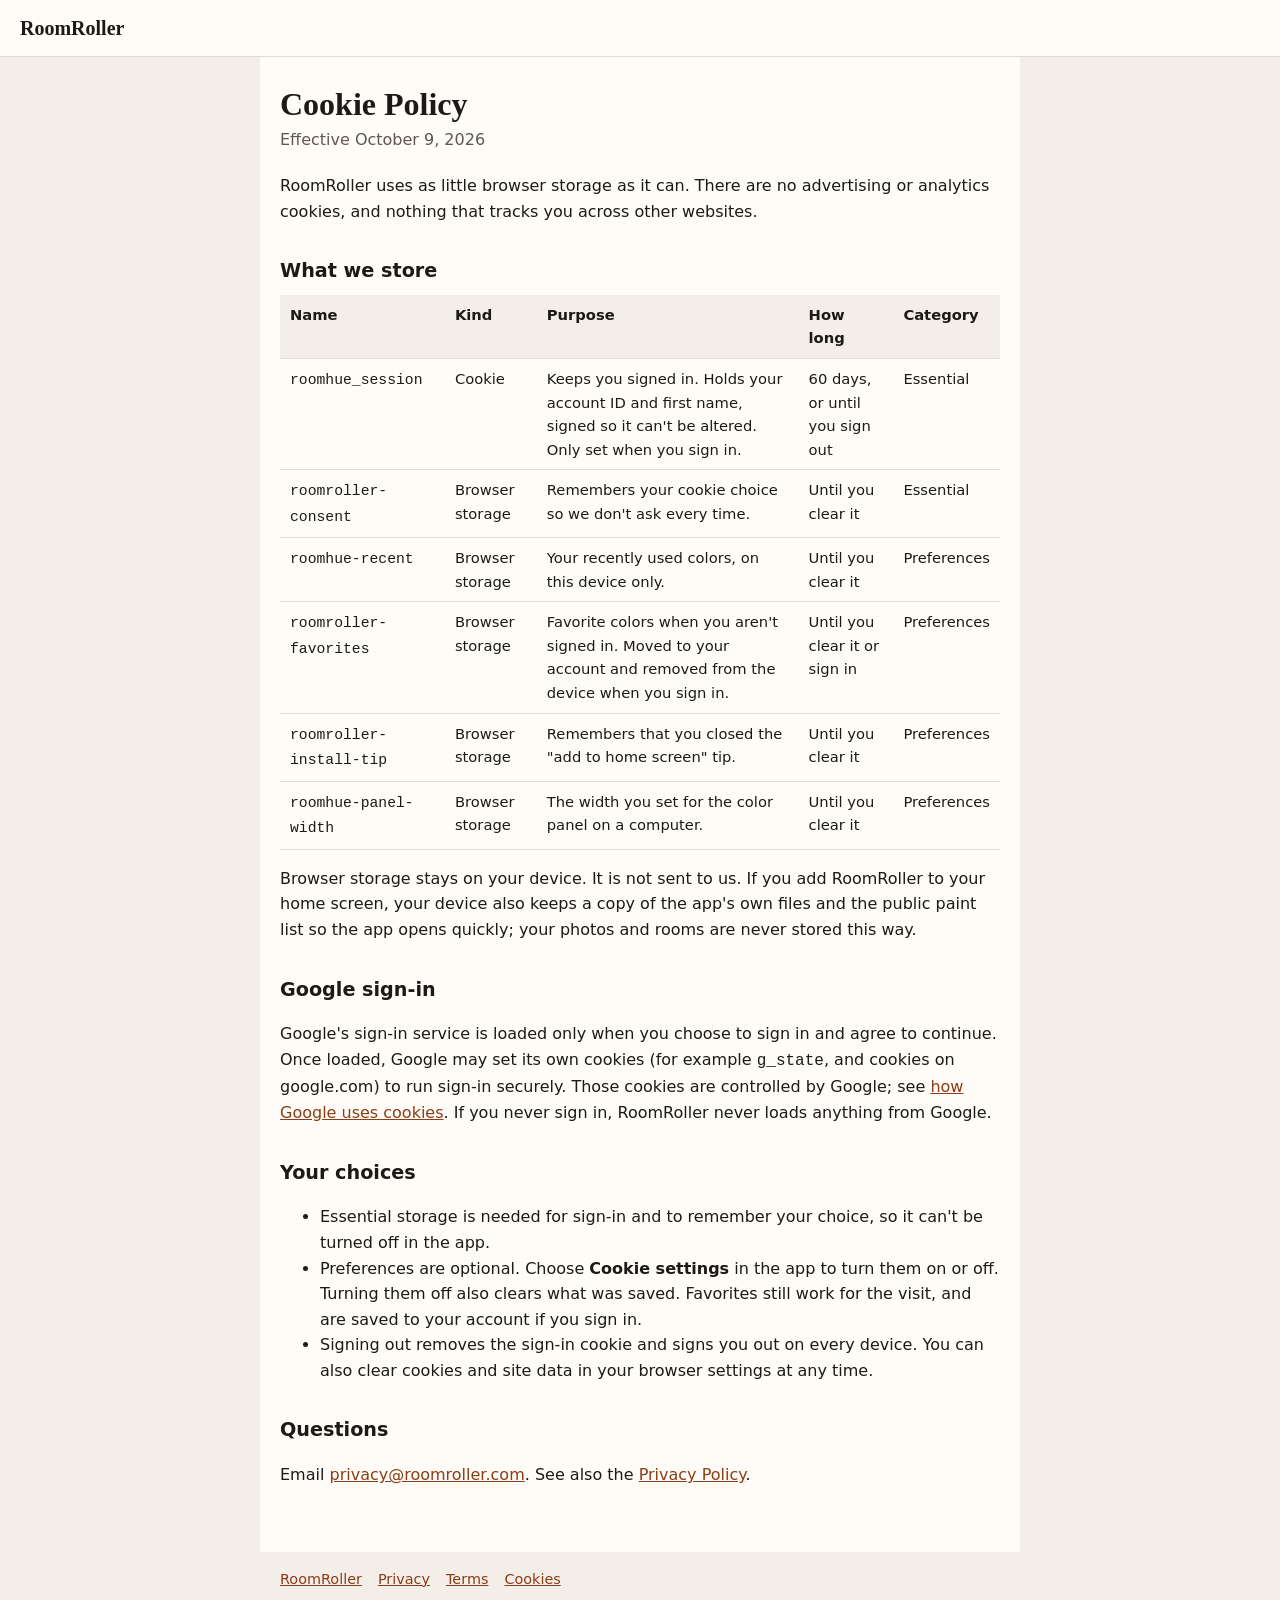
<file: static/legal/cookies.html>
<!DOCTYPE html>
<html lang="en">
<head>
  <meta charset="UTF-8" />
  <meta name="viewport" content="width=device-width, initial-scale=1, viewport-fit=cover" />
  <title>Cookie Policy · RoomRoller</title>
  <link rel="stylesheet" href="/static/legal/legal.css" />
</head>
<body>
  <a class="skip" href="#content">Skip to content</a>
  <header><a href="/">RoomRoller</a></header>
  <main id="content">
    <h1>Cookie Policy</h1>
    <p class="meta">Effective October 9, 2026</p>

    <p>RoomRoller uses as little browser storage as it can. There are no advertising or analytics cookies, and nothing that tracks you across other websites.</p>

    <h2>What we store</h2>
    <div class="table-wrap" role="region" aria-label="Table, scroll sideways for more" tabindex="0">
      <table>
        <thead>
          <tr><th scope="col">Name</th><th scope="col">Kind</th><th scope="col">Purpose</th><th scope="col">How long</th><th scope="col">Category</th></tr>
        </thead>
        <tbody>
          <tr><td><code>roomhue_session</code></td><td>Cookie</td><td>Keeps you signed in. Holds your account ID and first name, signed so it can't be altered. Only set when you sign in.</td><td>60 days, or until you sign out</td><td>Essential</td></tr>
          <tr><td><code>roomroller-consent</code></td><td>Browser storage</td><td>Remembers your cookie choice so we don't ask every time.</td><td>Until you clear it</td><td>Essential</td></tr>
          <tr><td><code>roomhue-recent</code></td><td>Browser storage</td><td>Your recently used colors, on this device only.</td><td>Until you clear it</td><td>Preferences</td></tr>
          <tr><td><code>roomroller-favorites</code></td><td>Browser storage</td><td>Favorite colors when you aren't signed in. Moved to your account and removed from the device when you sign in.</td><td>Until you clear it or sign in</td><td>Preferences</td></tr>
          <tr><td><code>roomroller-install-tip</code></td><td>Browser storage</td><td>Remembers that you closed the "add to home screen" tip.</td><td>Until you clear it</td><td>Preferences</td></tr>
          <tr><td><code>roomhue-panel-width</code></td><td>Browser storage</td><td>The width you set for the color panel on a computer.</td><td>Until you clear it</td><td>Preferences</td></tr>
        </tbody>
      </table>
    </div>
    <p>Browser storage stays on your device. It is not sent to us. If you add RoomRoller to your home screen, your device also keeps a copy of the app's own files and the public paint list so the app opens quickly; your photos and rooms are never stored this way.</p>

    <h2>Google sign-in</h2>
    <p>Google's sign-in service is loaded only when you choose to sign in and agree to continue. Once loaded, Google may set its own cookies (for example <code>g_state</code>, and cookies on google.com) to run sign-in securely. Those cookies are controlled by Google; see <a href="https://policies.google.com/technologies/cookies" rel="noopener">how Google uses cookies</a>. If you never sign in, RoomRoller never loads anything from Google.</p>

    <h2>Your choices</h2>
    <ul>
      <li>Essential storage is needed for sign-in and to remember your choice, so it can't be turned off in the app.</li>
      <li>Preferences are optional. Choose <strong>Cookie settings</strong> in the app to turn them on or off. Turning them off also clears what was saved. Favorites still work for the visit, and are saved to your account if you sign in.</li>
      <li>Signing out removes the sign-in cookie and signs you out on every device. You can also clear cookies and site data in your browser settings at any time.</li>
    </ul>

    <h2>Questions</h2>
    <p>Email <a href="mailto:privacy@roomroller.com">privacy@roomroller.com</a>. See also the <a href="/privacy">Privacy Policy</a>.</p>
  </main>
  <footer>
    <nav aria-label="Legal">
      <a href="/">RoomRoller</a>
      <a href="/privacy">Privacy</a>
      <a href="/terms">Terms</a>
      <a href="/cookies" aria-current="page">Cookies</a>
    </nav>
  </footer>
</body>
</html>
</file>
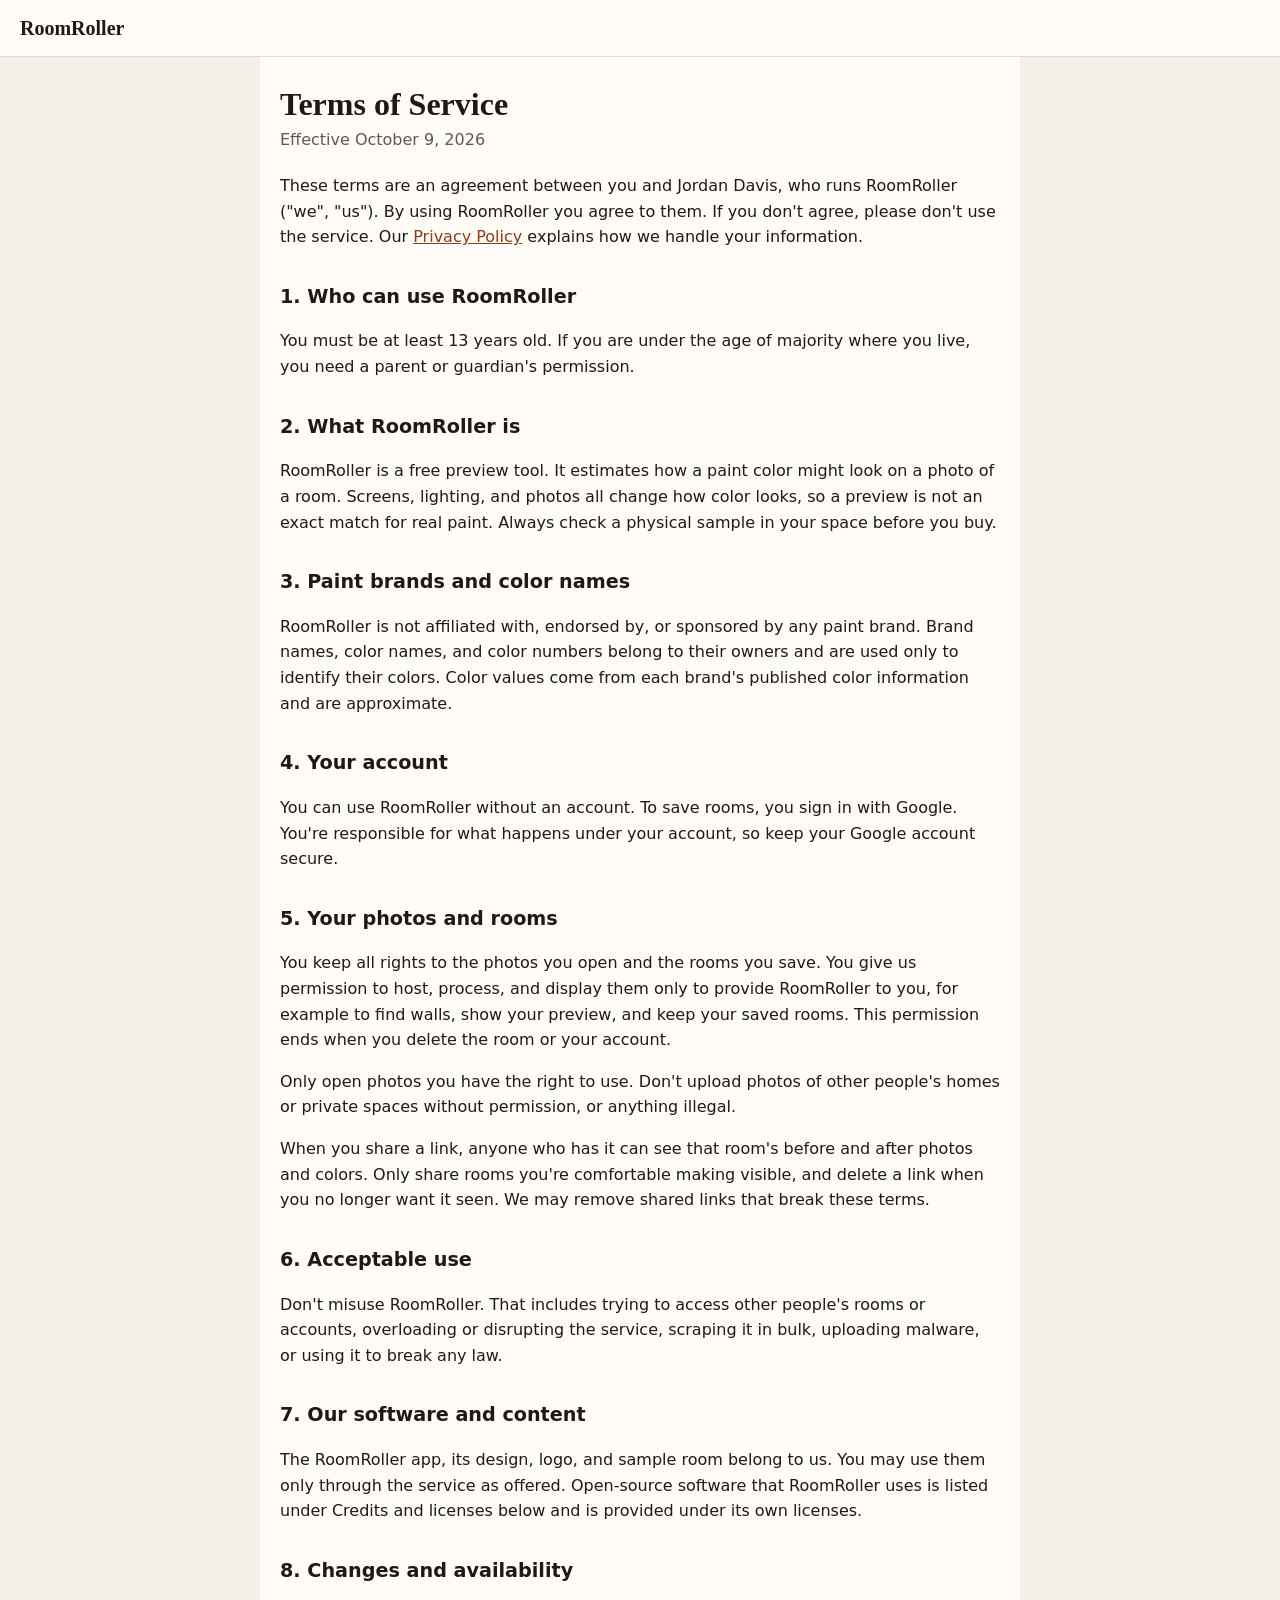
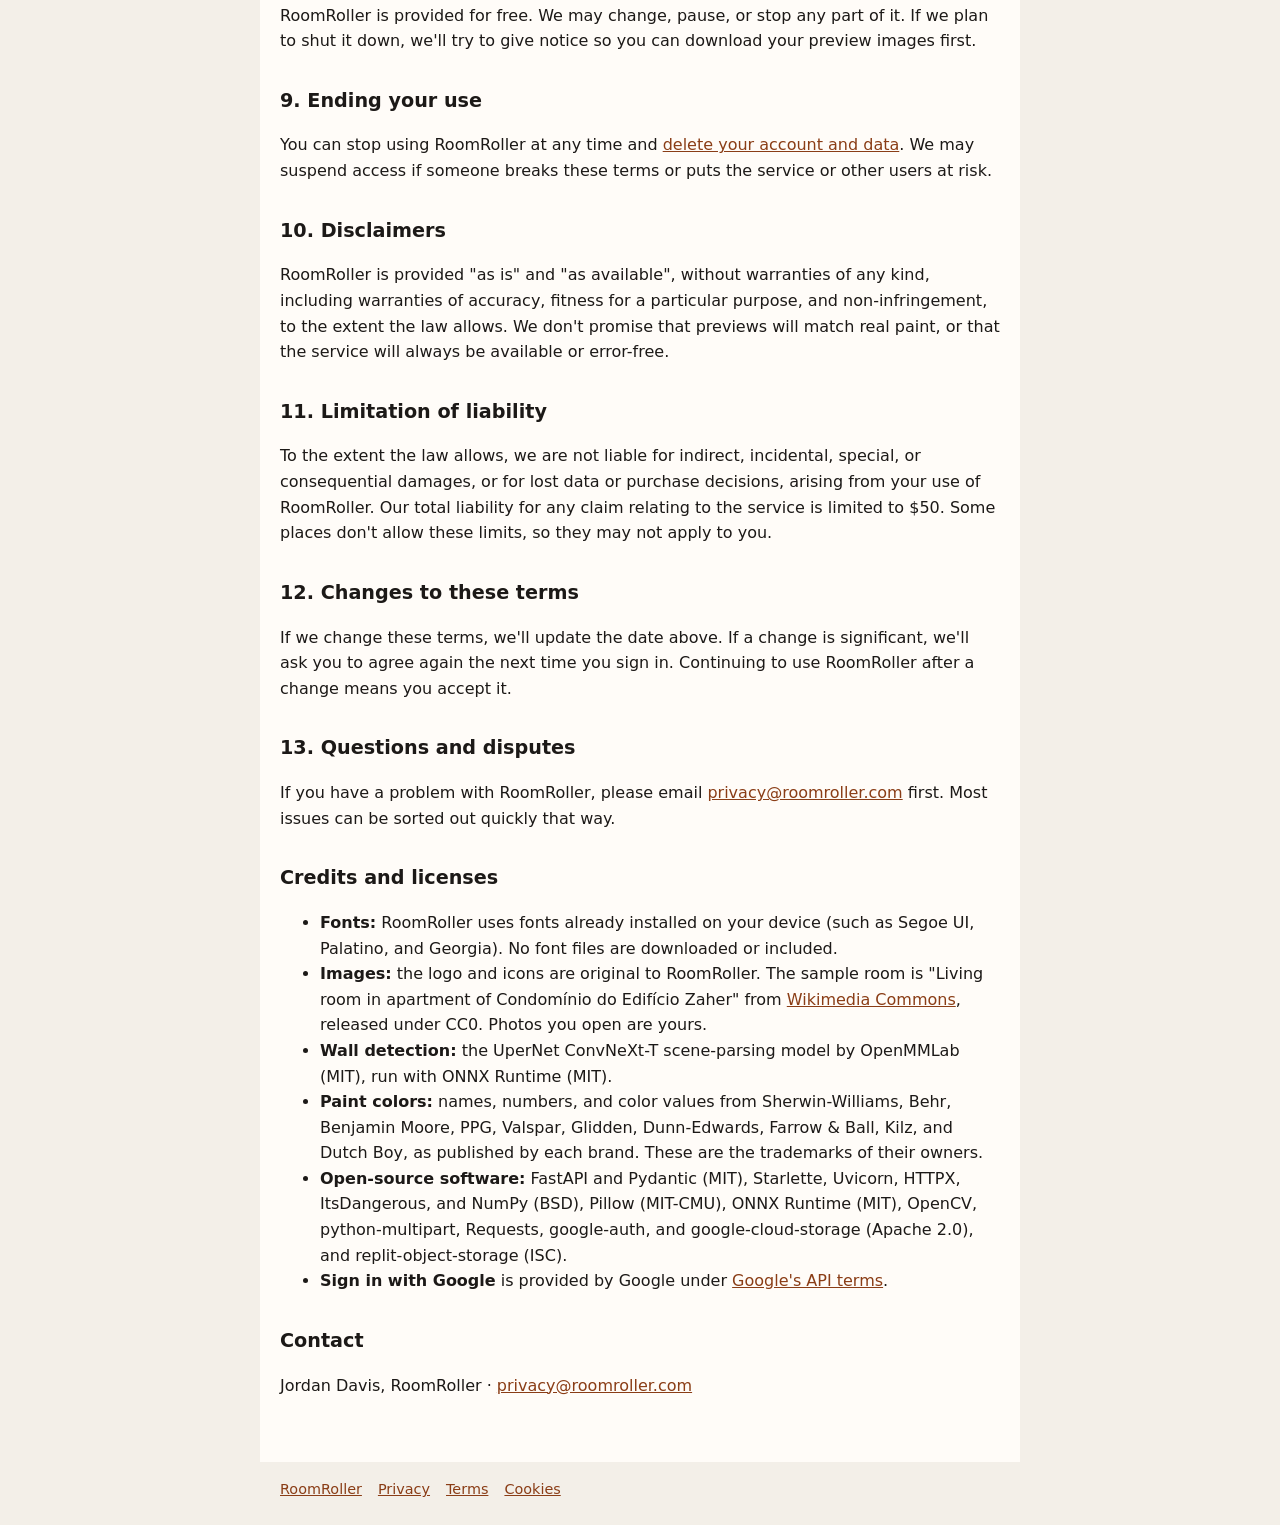
<file: static/legal/terms.html>
<!DOCTYPE html>
<html lang="en">
<head>
  <meta charset="UTF-8" />
  <meta name="viewport" content="width=device-width, initial-scale=1, viewport-fit=cover" />
  <title>Terms of Service · RoomRoller</title>
  <link rel="stylesheet" href="/static/legal/legal.css" />
</head>
<body>
  <a class="skip" href="#content">Skip to content</a>
  <header><a href="/">RoomRoller</a></header>
  <main id="content">
    <h1>Terms of Service</h1>
    <p class="meta">Effective October 9, 2026</p>

    <p>These terms are an agreement between you and Jordan Davis, who runs RoomRoller ("we", "us"). By using RoomRoller you agree to them. If you don't agree, please don't use the service. Our <a href="/privacy">Privacy Policy</a> explains how we handle your information.</p>

    <h2>1. Who can use RoomRoller</h2>
    <p>You must be at least 13 years old. If you are under the age of majority where you live, you need a parent or guardian's permission.</p>

    <h2>2. What RoomRoller is</h2>
    <p>RoomRoller is a free preview tool. It estimates how a paint color might look on a photo of a room. Screens, lighting, and photos all change how color looks, so a preview is not an exact match for real paint. Always check a physical sample in your space before you buy.</p>

    <h2>3. Paint brands and color names</h2>
    <p>RoomRoller is not affiliated with, endorsed by, or sponsored by any paint brand. Brand names, color names, and color numbers belong to their owners and are used only to identify their colors. Color values come from each brand's published color information and are approximate.</p>

    <h2>4. Your account</h2>
    <p>You can use RoomRoller without an account. To save rooms, you sign in with Google. You're responsible for what happens under your account, so keep your Google account secure.</p>

    <h2>5. Your photos and rooms</h2>
    <p>You keep all rights to the photos you open and the rooms you save. You give us permission to host, process, and display them only to provide RoomRoller to you, for example to find walls, show your preview, and keep your saved rooms. This permission ends when you delete the room or your account.</p>
    <p>Only open photos you have the right to use. Don't upload photos of other people's homes or private spaces without permission, or anything illegal.</p>
    <p>When you share a link, anyone who has it can see that room's before and after photos and colors. Only share rooms you're comfortable making visible, and delete a link when you no longer want it seen. We may remove shared links that break these terms.</p>

    <h2>6. Acceptable use</h2>
    <p>Don't misuse RoomRoller. That includes trying to access other people's rooms or accounts, overloading or disrupting the service, scraping it in bulk, uploading malware, or using it to break any law.</p>

    <h2>7. Our software and content</h2>
    <p>The RoomRoller app, its design, logo, and sample room belong to us. You may use them only through the service as offered. Open-source software that RoomRoller uses is listed under Credits and licenses below and is provided under its own licenses.</p>

    <h2>8. Changes and availability</h2>
    <p>RoomRoller is provided for free. We may change, pause, or stop any part of it. If we plan to shut it down, we'll try to give notice so you can download your preview images first.</p>

    <h2>9. Ending your use</h2>
    <p>You can stop using RoomRoller at any time and <a href="/privacy#delete">delete your account and data</a>. We may suspend access if someone breaks these terms or puts the service or other users at risk.</p>

    <h2>10. Disclaimers</h2>
    <p>RoomRoller is provided "as is" and "as available", without warranties of any kind, including warranties of accuracy, fitness for a particular purpose, and non-infringement, to the extent the law allows. We don't promise that previews will match real paint, or that the service will always be available or error-free.</p>

    <h2>11. Limitation of liability</h2>
    <p>To the extent the law allows, we are not liable for indirect, incidental, special, or consequential damages, or for lost data or purchase decisions, arising from your use of RoomRoller. Our total liability for any claim relating to the service is limited to $50. Some places don't allow these limits, so they may not apply to you.</p>

    <h2>12. Changes to these terms</h2>
    <p>If we change these terms, we'll update the date above. If a change is significant, we'll ask you to agree again the next time you sign in. Continuing to use RoomRoller after a change means you accept it.</p>

    <h2>13. Questions and disputes</h2>
    <p>If you have a problem with RoomRoller, please email <a href="mailto:privacy@roomroller.com">privacy@roomroller.com</a> first. Most issues can be sorted out quickly that way.</p>

    <h2 id="credits">Credits and licenses</h2>
    <ul>
      <li><strong>Fonts:</strong> RoomRoller uses fonts already installed on your device (such as Segoe UI, Palatino, and Georgia). No font files are downloaded or included.</li>
      <li><strong>Images:</strong> the logo and icons are original to RoomRoller. The sample room is "Living room in apartment of Condomínio do Edifício Zaher" from <a href="https://commons.wikimedia.org/wiki/File:Living_room_in_apartment_of_Condom%C3%ADnio_do_Edif%C3%ADcio_Zaher,_Le_Blond,_Rio_de_Janeiro,_Brazil.jpg" rel="noopener">Wikimedia Commons</a>, released under CC0. Photos you open are yours.</li>
      <li><strong>Wall detection:</strong> the UperNet ConvNeXt-T scene-parsing model by OpenMMLab (MIT), run with ONNX Runtime (MIT).</li>
      <li><strong>Paint colors:</strong> names, numbers, and color values from Sherwin-Williams, Behr, Benjamin Moore, PPG, Valspar, Glidden, Dunn-Edwards, Farrow &amp; Ball, Kilz, and Dutch Boy, as published by each brand. These are the trademarks of their owners.</li>
      <li><strong>Open-source software:</strong> FastAPI and Pydantic (MIT), Starlette, Uvicorn, HTTPX, ItsDangerous, and NumPy (BSD), Pillow (MIT-CMU), ONNX Runtime (MIT), OpenCV, python-multipart, Requests, google-auth, and google-cloud-storage (Apache 2.0), and replit-object-storage (ISC).</li>
      <li><strong>Sign in with Google</strong> is provided by Google under <a href="https://developers.google.com/terms" rel="noopener">Google's API terms</a>.</li>
    </ul>

    <h2>Contact</h2>
    <p>Jordan Davis, RoomRoller · <a href="mailto:privacy@roomroller.com">privacy@roomroller.com</a></p>
  </main>
  <footer>
    <nav aria-label="Legal">
      <a href="/">RoomRoller</a>
      <a href="/privacy">Privacy</a>
      <a href="/terms" aria-current="page">Terms</a>
      <a href="/cookies">Cookies</a>
    </nav>
  </footer>
</body>
</html>
</file>
<file: static/legal/legal.css>
:root {
  --paper: #f3efe8;
  --panel: #fffcf8;
  --ink: #1c1917;
  --muted: #5f5850;
  --line: #e3dbd1;
  --accent: #8a3d16;
  color-scheme: light;
  font-family: "Segoe UI", system-ui, -apple-system, sans-serif;
  font-size: 16px;
  line-height: 1.6;
  color: var(--ink);
  background: var(--paper);
}

* { box-sizing: border-box; }

body { margin: 0; }

.skip {
  position: absolute;
  left: -999px;
  top: 8px;
  background: var(--ink);
  color: #fff;
  padding: 8px 12px;
  border-radius: 8px;
}
.skip:focus { left: 8px; }

header {
  background: var(--panel);
  border-bottom: 1px solid var(--line);
  padding: calc(12px + env(safe-area-inset-top)) 20px 12px;
}
header a {
  color: var(--ink);
  text-decoration: none;
  font-family: Palatino, "Palatino Linotype", Georgia, serif;
  font-size: 1.25rem;
  font-weight: 600;
}

main {
  max-width: 760px;
  margin: 0 auto;
  padding: 28px 20px 48px;
  background: var(--panel);
  min-height: 70vh;
}

h1 {
  font-family: Palatino, "Palatino Linotype", Georgia, serif;
  font-size: 2rem;
  line-height: 1.2;
  margin: 0 0 4px;
}
h2 { font-size: 1.2rem; margin: 32px 0 8px; }
h3 { font-size: 1rem; margin: 20px 0 6px; }
p, li { color: var(--ink); }
.meta { color: var(--muted); margin: 0 0 20px; }
a { color: var(--accent); }
a:focus-visible, button:focus-visible { outline: 2px solid var(--accent); outline-offset: 2px; }

.summary {
  background: var(--paper);
  border: 1px solid var(--line);
  border-radius: 12px;
  padding: 4px 18px;
}

.table-wrap { overflow-x: auto; }
table { width: 100%; border-collapse: collapse; font-size: 0.92rem; }
th, td { text-align: left; vertical-align: top; padding: 8px 10px; border-bottom: 1px solid var(--line); }
th { background: var(--paper); }

.danger {
  margin-top: 12px;
  border: 1px solid #b42318;
  background: #fff;
  color: #b42318;
  border-radius: 999px;
  padding: 10px 18px;
  font: inherit;
  font-weight: 600;
  cursor: pointer;
}
.danger:disabled { opacity: 0.5; cursor: default; }
.notice { font-weight: 600; }

footer {
  max-width: 760px;
  margin: 0 auto;
  padding: 16px 20px calc(24px + env(safe-area-inset-bottom));
  color: var(--muted);
  font-size: 0.9rem;
}
footer nav { display: flex; flex-wrap: wrap; gap: 6px 16px; }
</file>
